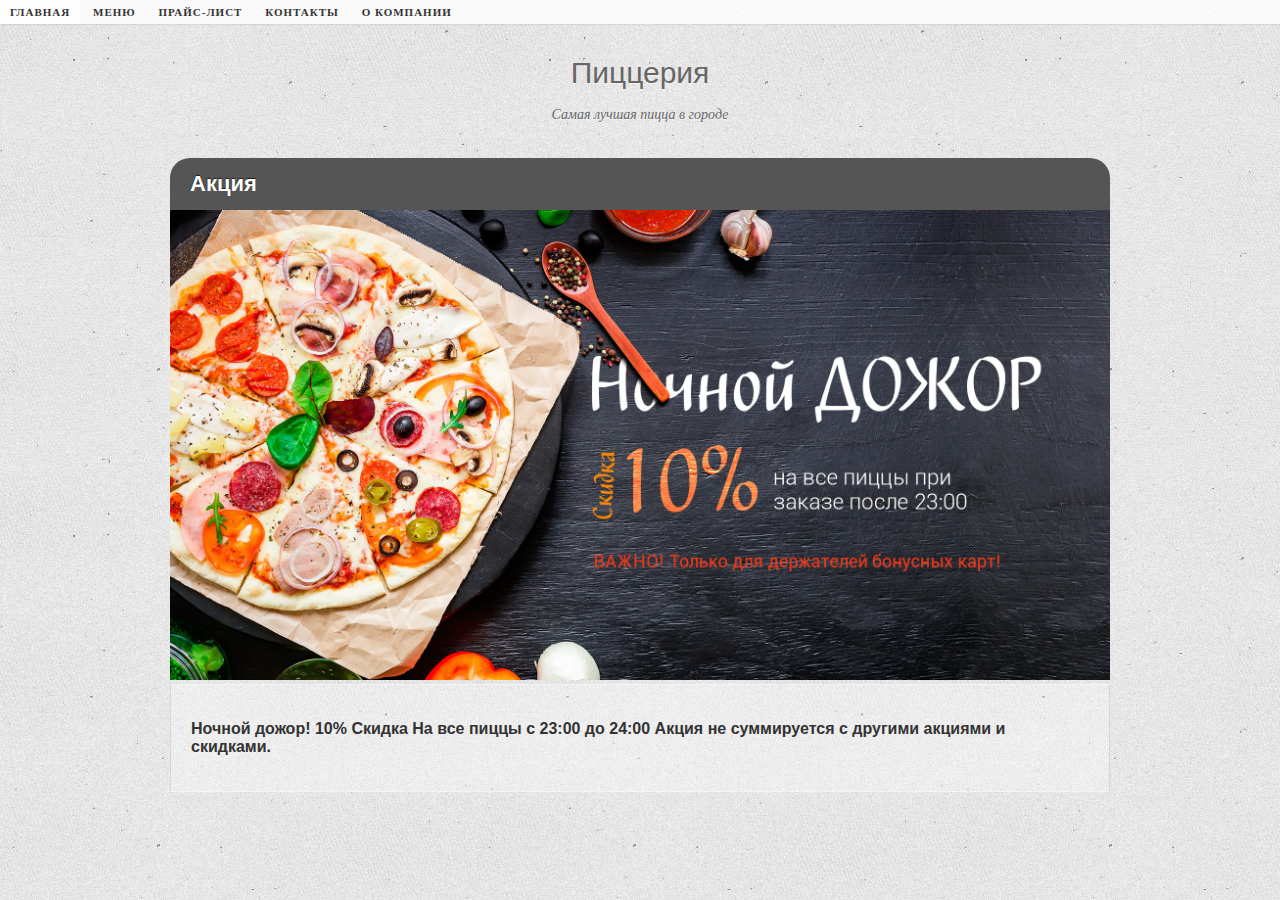
<file: index.html>
<!DOCTYPE html>
<html>
    <head>
        <meta charset="utf-8">
        <link rel="shortcut icon" href="favicon.ico">
        <link rel="stylesheet" type="text/css" href="css/style.css" />
        <title>Пиццерия</title>
    </head>
    <body>
        <div class="container">
            <div class="codrops-top clearfix">
                <a href="index.html">Главная</a>
                <a href="catalog.html">Меню</a>
                <a href="prices.html">Прайс-лист</a>
                <a href="contacts.html">Контакты</a>
                <a href="about.html">О компании</a>
            </div>
            <header>
                <h1><strong>Пиццерия</strong></h1>
                <h2>Самая лучшая пицца в городе</h2>
            </header>
            <section class="main">
                <div class="example-wrapper clearfix">
                    <h3>Акция</h3>
                    <img src="images/dozor.jpg" width="940"/>
                    <div class="demo-wrapper">
                    <p>Ночной дожор!
                    10% Скидка На все пиццы с  23:00 до 24:00
                    Акция не суммируется с другими акциями и скидками.
                    </p>
                    </div>
                </div>
            </section>
        </div>
    </body> 
</html>
</file>
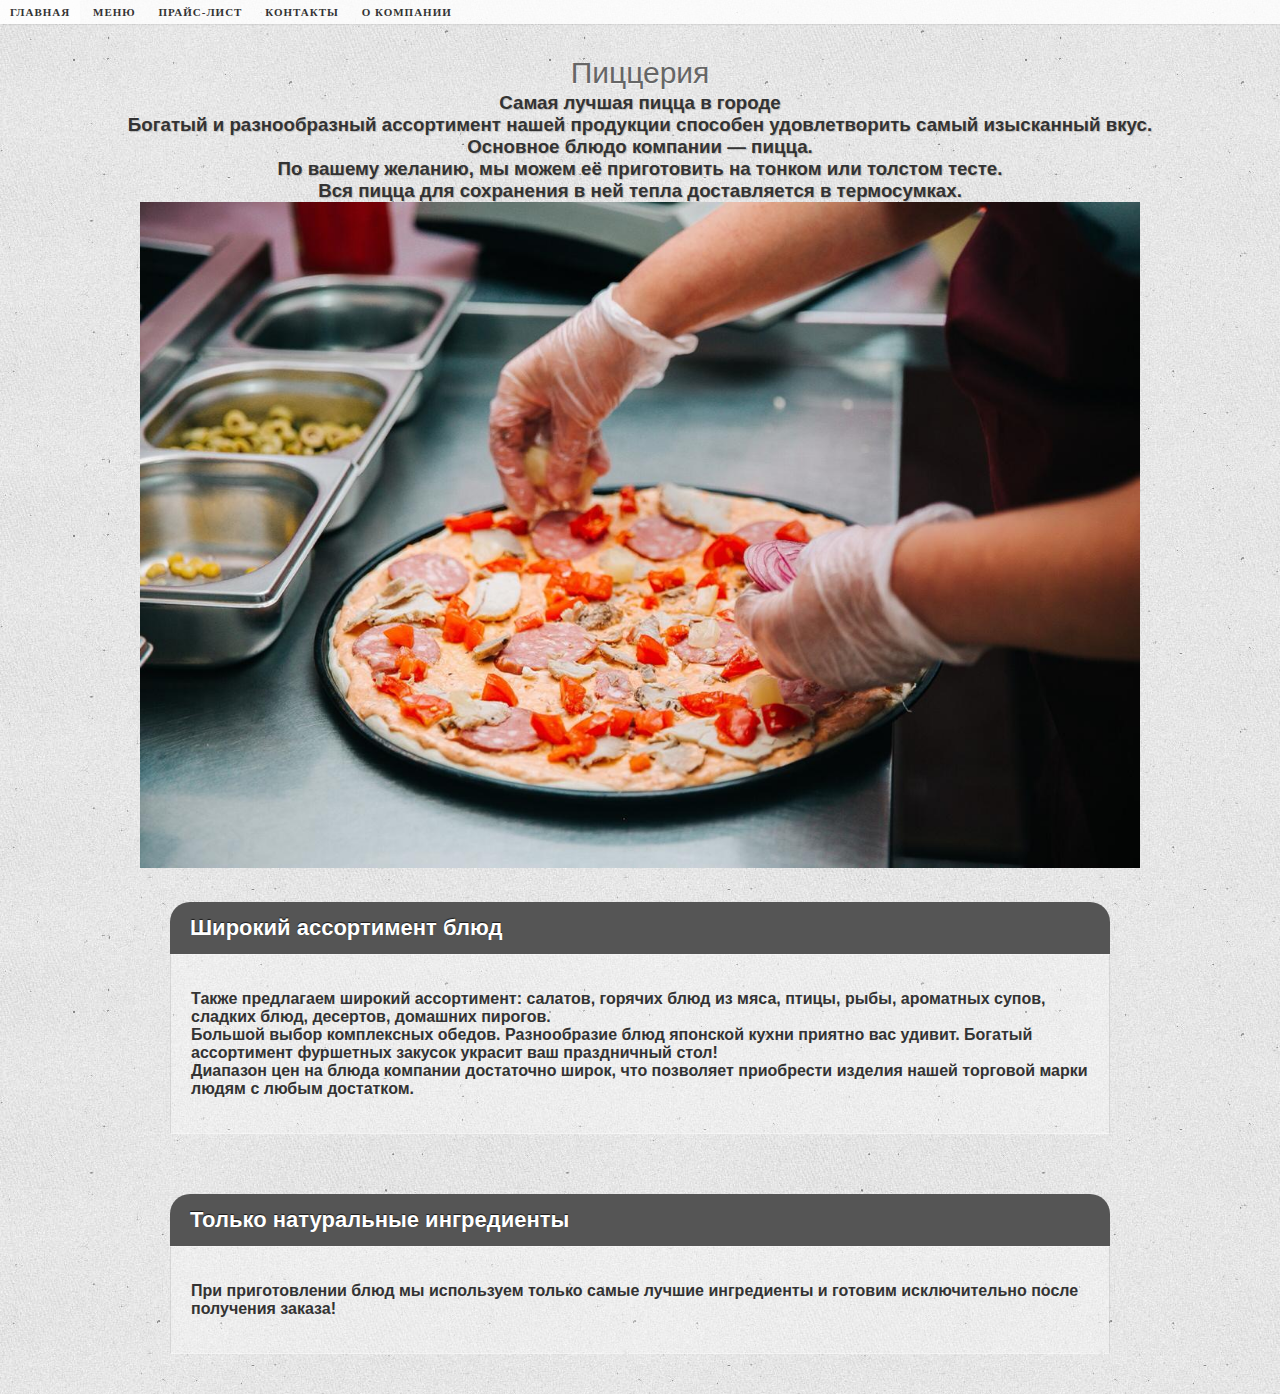
<file: about.html>
<!DOCTYPE html>
<html>
    <head>
        <meta charset="utf-8">
        <link rel="shortcut icon" href="favicon.ico">
        <link rel="stylesheet" type="text/css" href="css/style.css" />
        <title>Пиццерия</title>
    </head>
    <body>
        <div class="container">
            <div class="codrops-top clearfix">
                <a href="index.html">Главная</a>
                <a href="catalog.html">Меню</a>
                <a href="prices.html">Прайс-лист</a>
                <a href="contacts.html">Контакты</a>
                <a href="about.html">О компании</a>
            </div>
            <header>
                <h1><strong>Пиццерия</strong></h1>
                <h3>Самая лучшая пицца в городе</h3>
                <h3>Богатый и разнообразный ассортимент нашей продукции способен удовлетворить самый изысканный вкус.</h3>
                <h3>Основное блюдо компании — пицца.</h3>
                <h3>По вашему желанию, мы можем её приготовить на тонком или толстом тесте.</h3>
                <h3>Вся пицца для сохранения в ней тепла доставляется в термосумках.</h3>
                <img src="images/about.jpg" width="1000"/>
            </header>
            <section class="main">
                <div class="example-wrapper clearfix">
                    <h3>Широкий ассортимент блюд</h3>
                    <div class="demo-wrapper">
                        <p>Также предлагаем широкий ассортимент: салатов, горячих блюд из мяса, птицы, рыбы, ароматных супов, сладких блюд, десертов, домашних пирогов.</p>
                        <p>Большой выбор комплексных обедов. Разнообразие блюд японской кухни приятно вас удивит. Богатый ассортимент фуршетных закусок украсит ваш праздничный стол!</p>
                        <p>Диапазон цен на блюда компании достаточно широк, что позволяет приобрести изделия нашей торговой марки людям с любым достатком.</p>
                    </div>
                </div>
                <div class="example-wrapper clearfix">
                    <h3>Только натуральные ингредиенты</h3>
                    <div class="demo-wrapper">
                        <p>При приготовлении блюд мы используем только самые лучшие ингредиенты и готовим исключительно после получения заказа!</p>
                    </div>
                </div>
            </section>
        </div>
    </body> 
</html>
</file>
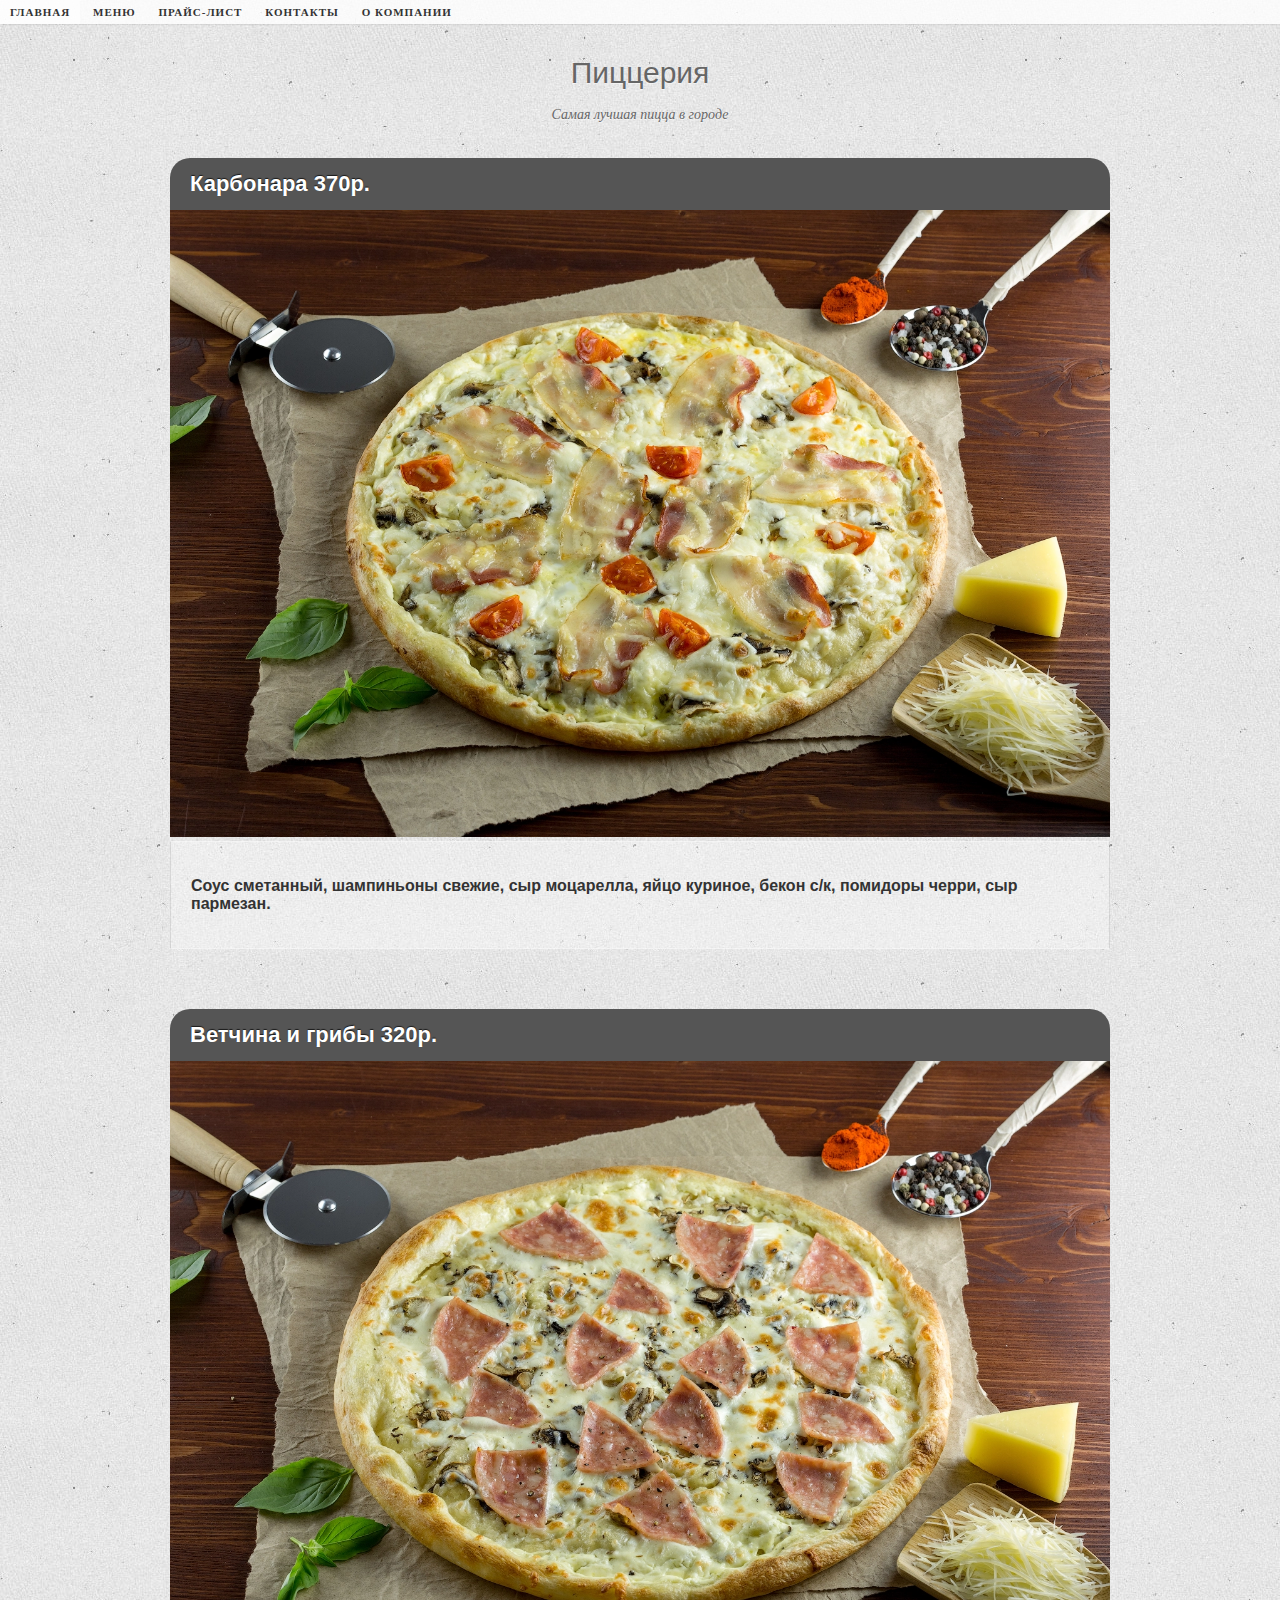
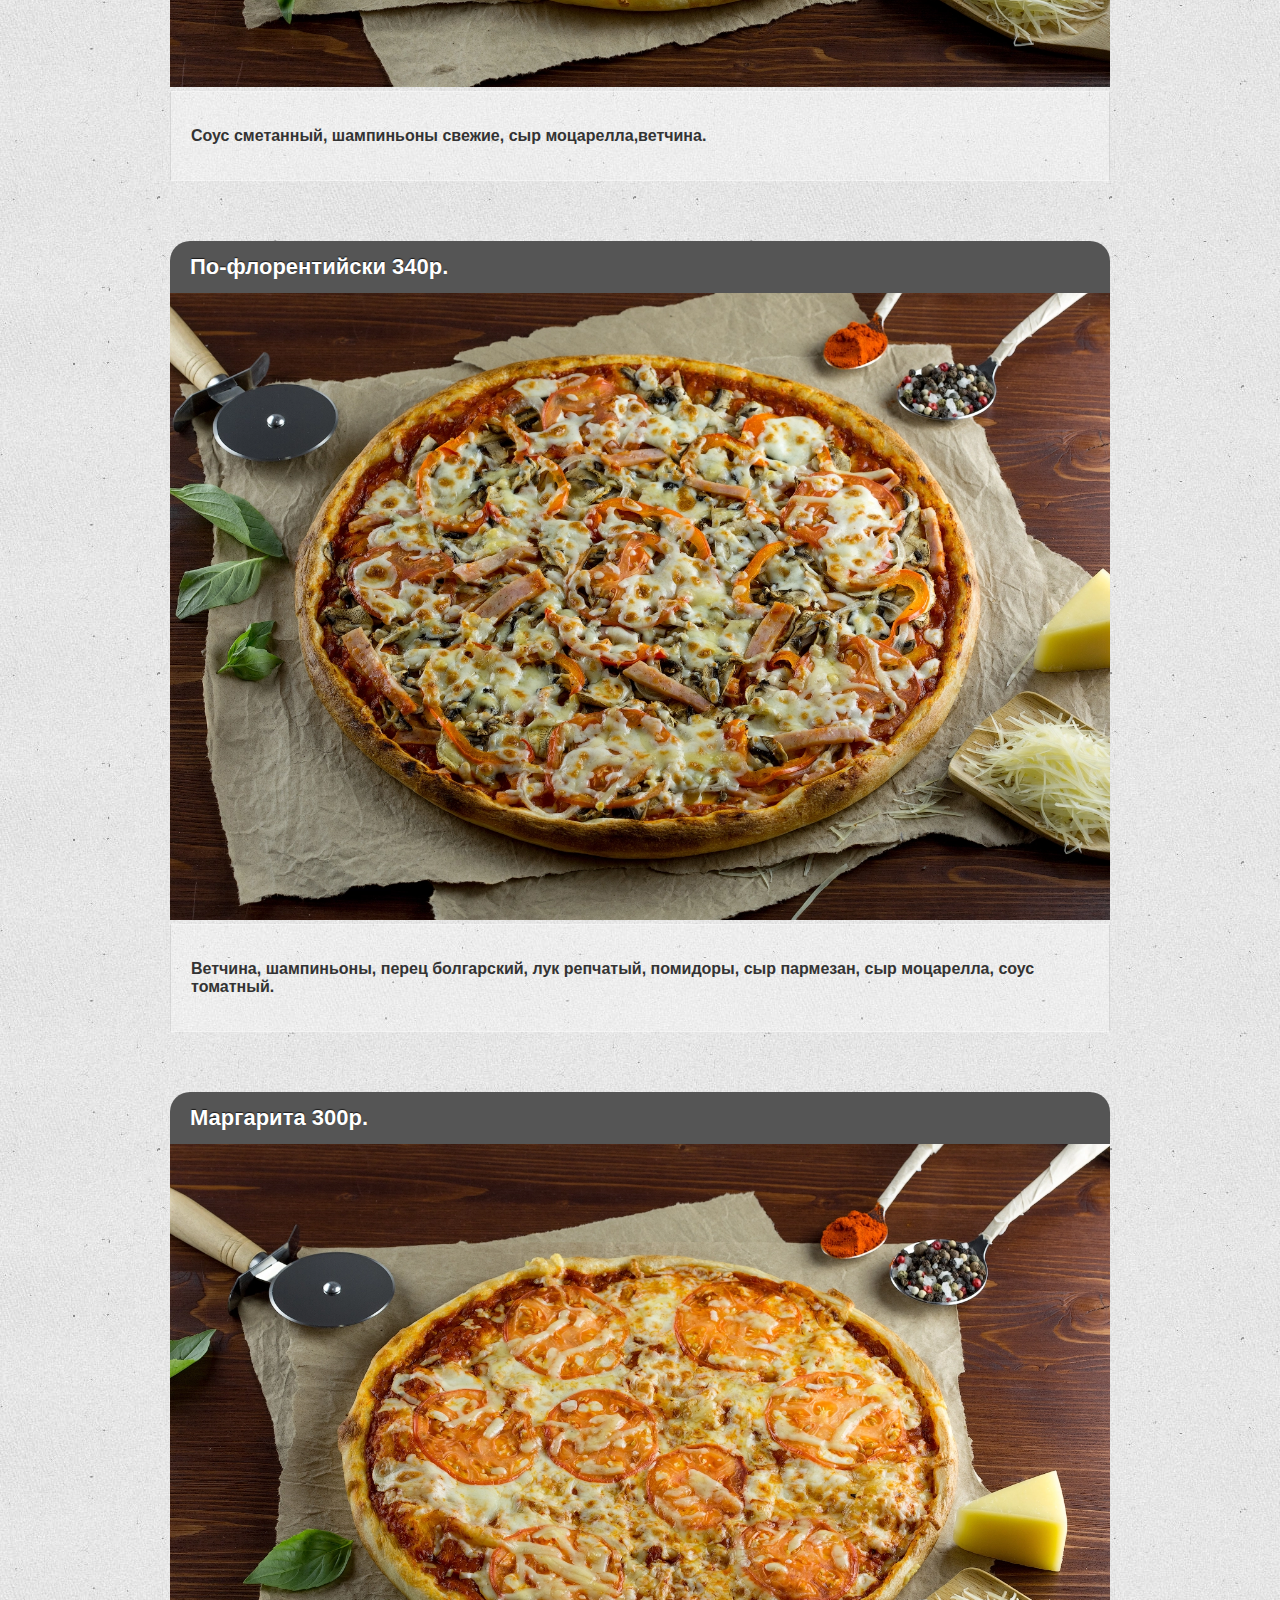
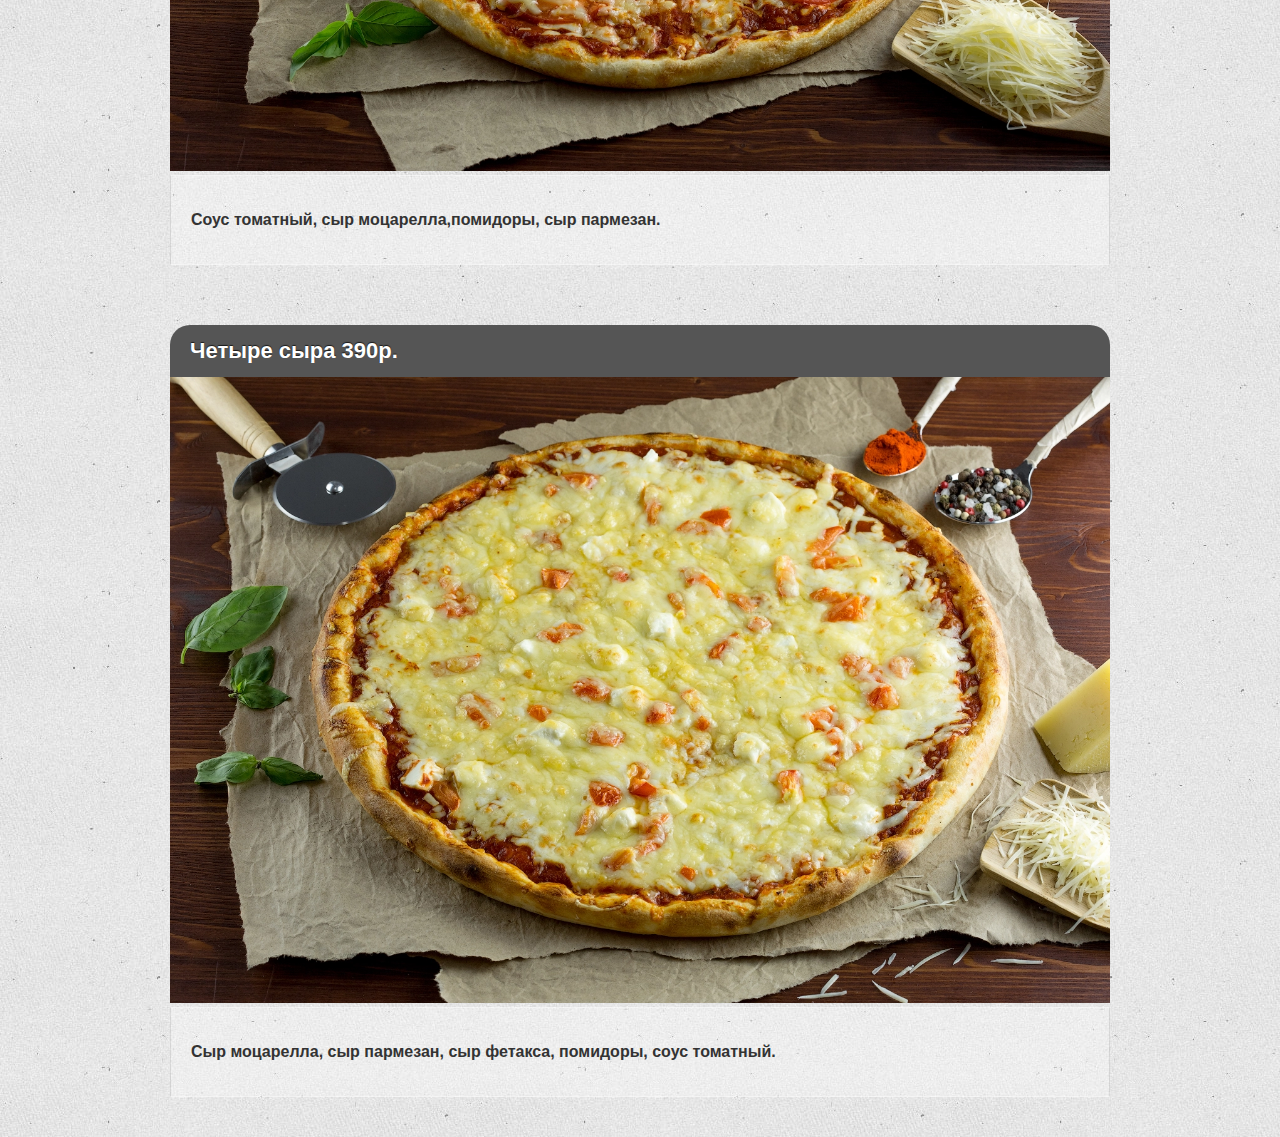
<file: catalog.html>
<!DOCTYPE html>
<html>
    <head>
        <meta charset="utf-8">
        <link rel="shortcut icon" href="favicon.ico">
        <link rel="stylesheet" type="text/css" href="css/style.css" />
        <title>Пиццерия</title>
    </head>
    <body>
        <div class="container">
            <div class="codrops-top clearfix">
                <a href="index.html">Главная</a>
                <a href="catalog.html">Меню</a>
                <a href="prices.html">Прайс-лист</a>
                <a href="contacts.html">Контакты</a>
                <a href="about.html">О компании</a>
            </div>
            <header>
                <h1><strong>Пиццерия</strong></h1>
                <h2>Самая лучшая пицца в городе</h2>
            </header>
            <section class="main">
                <div class="example-wrapper clearfix">
                    <h3>Карбонара 370р.</h3>
                    <img src="images/карбонара.webp" width="940"/>
                    <div class="demo-wrapper">
                        <p>Соус сметанный, шампиньоны свежие, сыр моцарелла, яйцо куриное, бекон с/к, помидоры черри, сыр пармезан.</p>
                    </div>
                </div>
                <div class="example-wrapper clearfix">
                    <h3>Ветчина и грибы 320р.</h3>
                    <img src="images/ветчина_грибы.webp" width="940"/>
                    <div class="demo-wrapper">
                        <p>Соус сметанный, шампиньоны свежие, сыр моцарелла,ветчина.</p>
                    </div>
                </div>
                <div class="example-wrapper clearfix">
                    <h3>По-флорентийски 340р.</h3>
                    <img src="images/по-флорентийски.webp" width="940"/>
                    <div class="demo-wrapper">
                        <p>Ветчина, шампиньоны, перец болгарский, лук репчатый, помидоры, сыр пармезан, сыр моцарелла, соус томатный.</p>
                    </div>
                </div>
                <div class="example-wrapper clearfix">
                    <h3>Маргарита 300р.</h3>
                    <img src="images/маргарита.webp" width="940"/>
                    <div class="demo-wrapper">
                        <p>Соус томатный, сыр моцарелла,помидоры, сыр пармезан.</p>
                    </div>
                </div>
                <div class="example-wrapper clearfix">
                    <h3>Четыре сыра 390р.</h3>
                    <img src="images/четыре_сыра.webp" width="940"/>
                    <div class="demo-wrapper">
                        <p>Сыр моцарелла, сыр пармезан, сыр фетакса, помидоры, соус томатный.</p>
                    </div>
                </div>
            </section>
        </div>
    </body> 
</html>
</file>
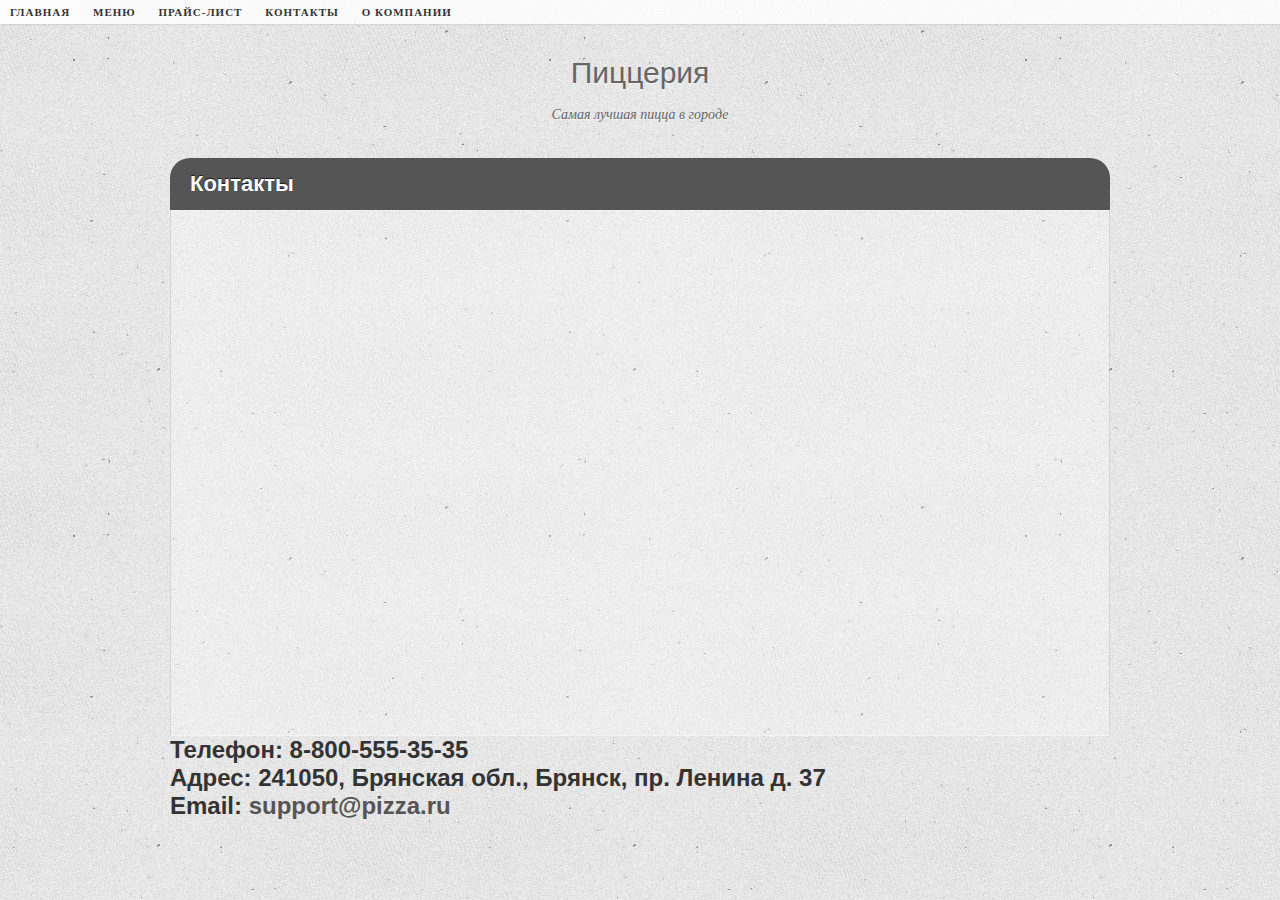
<file: contacts.html>
<!DOCTYPE html>
<html>
    <head>
        <meta charset="utf-8">
        <link rel="shortcut icon" href="favicon.ico">
        <link rel="stylesheet" type="text/css" href="css/style.css" />
        <title>Пиццерия</title>
    </head>
    <body>
        <div class="container">
            <div class="codrops-top clearfix">
                <a href="index.html">Главная</a>
                <a href="catalog.html">Меню</a>
                <a href="prices.html">Прайс-лист</a>
                <a href="contacts.html">Контакты</a>
                <a href="about.html">О компании</a>
            </div>
            <header>
                <h1><strong>Пиццерия</strong></h1>
                <h2>Самая лучшая пицца в городе</h2>
            </header>
            <section class="main">
                <div class="example-wrapper clearfix">
                    <h3>Контакты</h3>
                    <div class="demo-wrapper">
                        <iframe src="https://www.google.com/maps/embed?pb=!1m18!1m12!1m3!1d796.7467751478946!2d34.36269550338637!3d53.243979028861!2m3!1f0!2f0!3f0!3m2!1i1024!2i768!4f13.1!3m3!1m2!1s0x412d58f5ec581a0b%3A0xb82566e246aecaf2!2z0L_RgC4g0JvQtdC90LjQvdCwLCAzNywg0JHRgNGP0L3RgdC6LCDQkdGA0Y_QvdGB0LrQsNGPINC-0LHQuy4sIDI0MTA1MA!5e0!3m2!1sru!2sru!4v1698492607561!5m2!1sru!2sru" width="600" height="450" style="border:0;" allowfullscreen="" loading="lazy" referrerpolicy="no-referrer-when-downgrade"></iframe>
                    </div>
                <h2>Телефон: 8-800-555-35-35</h2>
                <h2>Адрес: 241050, Брянская обл., Брянск, пр. Ленина д. 37</h2>
                <h2>Email: <a href="mailto:support@pizza.ru">support@pizza.ru</a><h2>
                </div>
            </section>
        </div>
    </body> 
</html>
</file>
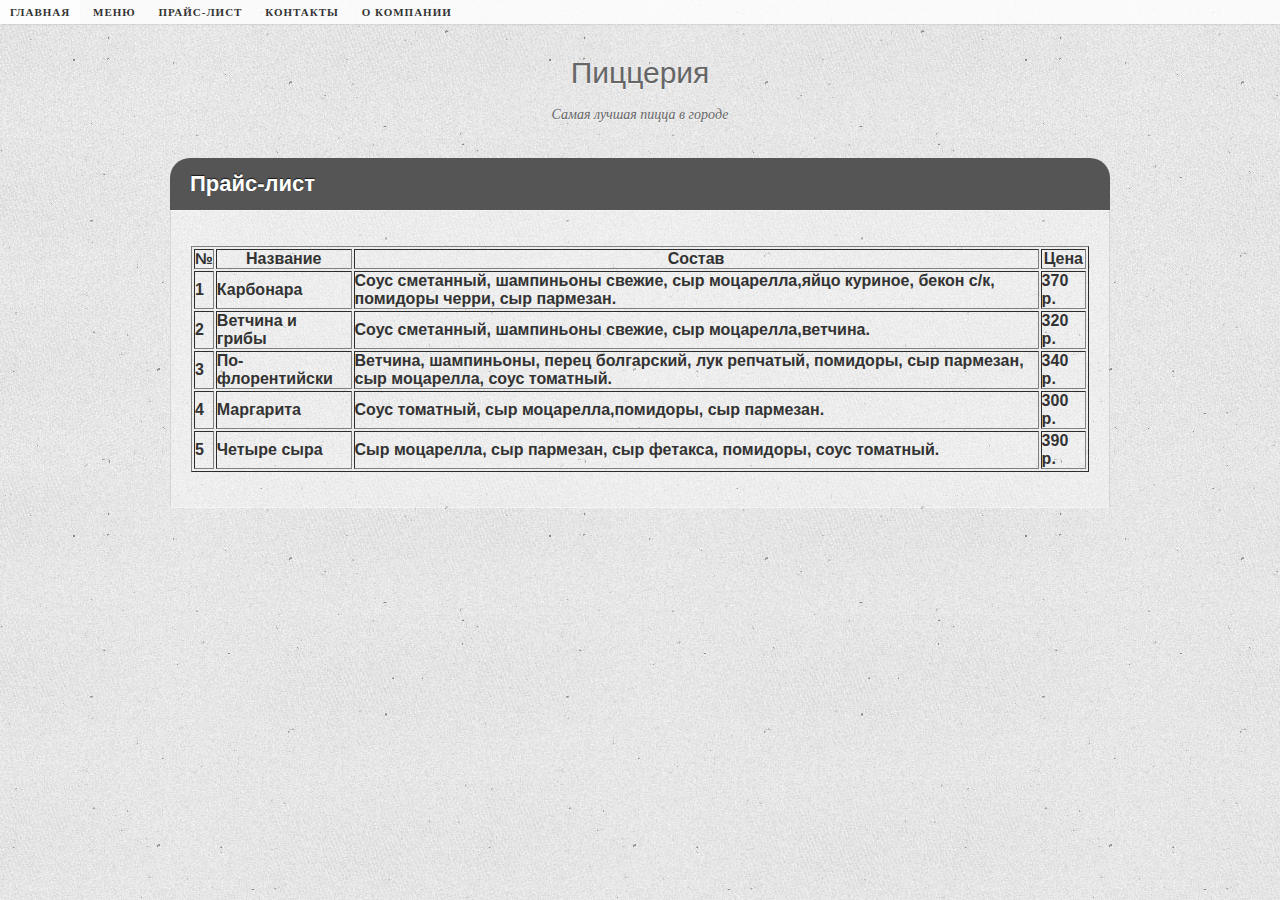
<file: prices.html>
<!DOCTYPE html>
<html>
    <head>
        <meta charset="utf-8">
        <link rel="shortcut icon" href="favicon.ico">
        <link rel="stylesheet" type="text/css" href="css/style.css" />
        <title>Пиццерия</title>
    </head>
    <body>
        <div class="container">
            <div class="codrops-top clearfix">
                <a href="index.html">Главная</a>
                <a href="catalog.html">Меню</a>
                <a href="prices.html">Прайс-лист</a>
                <a href="contacts.html">Контакты</a>
                <a href="about.html">О компании</a>
            </div>
            <header>
                <h1><strong>Пиццерия</strong></h1>
                <h2>Самая лучшая пицца в городе</h2>
            </header>
            <section class="main">
                <div class="example-wrapper clearfix">
                    <h3>Прайс-лист</h3>
                    <div class="demo-wrapper">
                        <table border="1">
                        <tr>
                            <th>№</th>
                            <th>Название</th>
                            <th>Состав</th>
                            <th>Цена</th>
                        </tr>
                            <tr><td>1</td><td>Карбонара</td><td>Соус сметанный, шампиньоны свежие, сыр моцарелла,яйцо куриное, бекон с/к, помидоры черри, сыр пармезан.</td><td>370 р.</td></tr>
                            <tr><td>2</td><td>Ветчина и грибы</td><td>Соус сметанный, шампиньоны свежие, сыр моцарелла,ветчина.</td><td>320 р.</td></tr>
                            <tr><td>3</td><td>По-флорентийски</td><td>Ветчина, шампиньоны, перец болгарский, лук репчатый, помидоры, сыр пармезан, сыр моцарелла, соус томатный.</td><td>340 р.</td></tr>
                            <tr><td>4</td><td>Маргарита</td><td>Соус томатный, сыр моцарелла,помидоры, сыр пармезан.</td><td>300 р.</td></tr>
                            <tr><td>5</td><td>Четыре сыра</td><td>Сыр моцарелла, сыр пармезан, сыр фетакса, помидоры, соус томатный.</td><td>390 р.</td></tr>
                        </table>
                    </div>
                </div>
            </section>
        </div>
    </body> 
</html>
</file>
<file: css/style.css>
html { height: 100%; }

*,
*:after,
*:before {
	-webkit-box-sizing: border-box;
	-moz-box-sizing: border-box;
	box-sizing: border-box;
	padding: 0;
	margin: 0;
}

.clearfix:after {
	content: "";
	display: table;
	clear: both;
}

body {
    font-family: "Lato", Calibri, Arial, sans-serif;
    background: #ddd url(../images/bg.jpg) repeat top left;
    font-weight: 700;
    font-size: 16px;
    color: #333;
    -webkit-font-smoothing: antialiased;
    overflow-y: scroll;
    overflow-x: hidden;
}

a {
	color: #555;
	text-decoration: none;
}

.container {
	width: 100%;
	position: relative;
}

.clr {
	clear: both;
	padding: 0;
	height: 0;
	margin: 0;
}

.main {
	width: 90%;
	margin: 0 auto;
	position: relative;
}

.container > header {
	margin: 10px;
	padding: 20px 10px 10px 10px;
	position: relative;
	display: block;
	text-shadow: 1px 1px 1px rgba(0,0,0,0.2);
    text-align: center;
}

.container > header h1 {
	font-size: 30px;
	line-height: 38px;
	margin: 0;
	position: relative;
	font-weight: 300;
	color: #666;
	text-shadow: 0 1px 1px rgba(255,255,255,0.6);
}

.container > header h2 {
	font-size: 14px;
	font-weight: 300;
	margin: 0;
	padding: 15px 0 5px 0;
	color: #666;
	font-family: Cambria, Georgia, serif;
	font-style: italic;
	text-shadow: 0 1px 1px rgba(255,255,255,0.6);
}

/* Header Style */
.codrops-top {
	line-height: 24px;
	font-size: 11px;
	background: #fff;
	background: rgba(255, 255, 255, 0.8);
	text-transform: uppercase;
	z-index: 9999;
	position: relative;
	font-family: Cambria, Georgia, serif;
	box-shadow: 1px 0px 2px rgba(0,0,0,0.2);
}

.codrops-top a {
	padding: 0px 10px;
	letter-spacing: 1px;
	color: #333;
	display: inline-block;
}

.codrops-top a:hover {
	background: rgba(255,255,255,0.6);
}

.codrops-top span.right {
	float: right;
}

.codrops-top span.right a {
	float: left;
	display: block;
}

/* Demo Buttons Style */
.codrops-demos {
    text-align:center;
	display: block;
	line-height: 30px;
	padding: 5px 0px;
}

.codrops-demos a {
    display: inline-block;
	margin: 0px 4px;
	padding: 0px 6px;
	color: #8c8c8c;
	line-height: 20px;	
	font-size: 12px;
	font-weight: 700;
	text-shadow: 1px 1px 1px #fff;
	border: 1px solid #fff;
	background: #ffffff; /* Old browsers */
	background: -moz-linear-gradient(top, #ffffff 0%, #f6f6f6 47%, #ededed 100%); /* FF3.6+ */
	background: -webkit-gradient(linear, left top, left bottom, color-stop(0%,#ffffff), color-stop(47%,#f6f6f6), color-stop(100%,#ededed)); /* Chrome,Safari4+ */
	background: -webkit-linear-gradient(top, #ffffff 0%,#f6f6f6 47%,#ededed 100%); /* Chrome10+,Safari5.1+ */
	background: -o-linear-gradient(top, #ffffff 0%,#f6f6f6 47%,#ededed 100%); /* Opera 11.10+ */
	background: -ms-linear-gradient(top, #ffffff 0%,#f6f6f6 47%,#ededed 100%); /* IE10+ */
	background: linear-gradient(top, #ffffff 0%,#f6f6f6 47%,#ededed 100%); /* W3C */
	box-shadow: 0 1px 1px rgba(0, 0, 0, 0.1);
}

.codrops-demos a:hover {
	color: #333;
	background: #fff;
}

.codrops-demos a:active {
	background: #fff;
}

.codrops-demos a.current-demo,
.codrops-demos a.current-demo:hover {
	background: #555;
	border-color: #555;
	color: #ddd;
	text-shadow: 0 1px 1px rgba(0,0,0,0.5);
	box-shadow: 0 1px 0 rgba(255,255,255,0.2), inset 0 1px 1px rgba(0,0,0,0.5);
}

.support-note span{
	color: #ac375d;
	font-size: 16px;
	display: none;
	font-weight: bold;
	text-align: center;
	padding: 5px 0;
}
.example-wrapper {
    width: 100%;
    max-width: 1000px;
    padding: 0 30px 40px 30px;
    margin: 20px auto;
}

.example-wrapper h3 {
    background: #555;
    color: #fff;
    text-shadow: 0 -1px 1px rgba(0,0,0,0.7);
    border-radius: 20px 20px 0 0;
    padding: 13px 20px;
    font-size: 22px;
}

.demo-wrapper {
    padding: 35px 20px;
    background: #f8f8f8;
    background: rgba(255,255,255,0.3);
    border: 1px solid rgba(0,0,0,0.1);
    border-top-color: rgba(255,255,255,0.4);
    border-bottom-color: rgba(255,255,255,0.4);
}

.demo-wrapper:after {
    content: "";
    display: table;
    clear: both;
}

.code-wrapper {
    padding: 30px 40px 10px;
    display: block;
    background: #f0f0f0;
    background: rgba(0,0,0,0.06);
    border-radius: 0 0 20px 20px;
    border: 1px solid rgba(0,0,0,0.1);
    box-shadow: inset 0 2px 10px rgba(0,0,0,0.1);
}

.code-wrapper code {
    white-space: pre-wrap;
    font-family: Monaco, Consolas, "Lucida Console", monospace;
    color: #444;
    font-weight: 700;
    text-shadow: 0 1px 0 rgba(255,255,255,0.8);
    font-size: 14px;
    line-height: 22px;
}

.block-level {
    width: 120px;
    height: 120px;
    margin: 20px;
    position: relative;
    float: left;
    color: #fff;
    padding: 20px;
    text-shadow: 0 -1px 1px rgba(0,0,0,0.5);
}

.drop-shadow {
    background: #9479fa;
}

.drop-shadow.top {
    box-shadow: 0 -4px 2px -2px rgba(0,0,0,0.4)
}

.drop-shadow.right {
    box-shadow: 4px 0 2px -2px rgba(0,0,0,0.4)
}

.drop-shadow.bottom {
    box-shadow: 0 4px 2px -2px rgba(0,0,0,0.4)
}

.drop-shadow.left {
    box-shadow: -4px 0 2px -2px rgba(0,0,0,0.4)
}

div[class*="emphasize-"] {
    background: #69D2E7;
}

.emphasize-dark {
    box-shadow: 0 0 5px 2px rgba(0,0,0,.35)
}

.emphasize-light {
    box-shadow: 0 0 0 10px rgba(255,255,255,.25)
}

.emphasize-inset {
    box-shadow: inset 0 0 7px 4px rgba(255,255,255,.5)
}

.emphasize-border {
    box-shadow: inset 0 0 0 7px rgba(255,255,255,.5)
}

div[class*="embossed"] {
    background: #8ec12d;
    color: #333;
    text-shadow: 0 1px 1px rgba(255,255,255,0.9);
}

.embossed-light {
    border: 1px solid rgba(0,0,0,0.05);
    box-shadow: inset 0 1px 0 rgba(255,255,255,0.7);
}

.embossed-heavy {
    border: 1px solid rgba(0,0,0,0.05);
    box-shadow: 
        inset 0 2px 3px rgba(255,255,255,0.3), 
        inset 0 -2px 3px rgba(0,0,0,0.3),
        0 1px 1px rgba(255,255,255,0.9);
}

div[class*="gradient"]{
    background-color: #DEB8A0;
    box-shadow: 0 0 0 1px #a27b62;
}

.gradient-light-linear {
    background-image: -webkit-linear-gradient(rgba(255,255,255,.5), rgba(255,255,255,0));
    background-image: -moz-linear-gradient(rgba(255,255,255,.5), rgba(255,255,255,0));
    background-image: -o-linear-gradient(rgba(255,255,255,.5), rgba(255,255,255,0));
    background-image: -ms-linear-gradient(rgba(255,255,255,.5), rgba(255,255,255,0));
    background-image: linear-gradient(rgba(255,255,255,.5), rgba(255,255,255,0));
}

.gradient-dark-linear {
    background-image: -webkit-linear-gradient(rgba(0,0,0,.25), rgba(0,0,0,0));
    background-image: -moz-linear-gradient(rgba(0,0,0,.25), rgba(0,0,0,0));
    background-image: -o-linear-gradient(rgba(0,0,0,.25), rgba(0,0,0,0));
    background-image: -ms-linear-gradient(rgba(0,0,0,.25), rgba(0,0,0,0));
    background-image: linear-gradient(rgba(0,0,0,.25), rgba(0,0,0,0));
}

.gradient-light-radial {
    background-image: -webkit-radial-gradient(center 0, circle farthest-corner, rgba(255,255,255,0.4), rgba(255,255,255,0));
    background-image: -moz-radial-gradient(center 0, circle farthest-corner, rgba(255,255,255,0.4), rgba(255,255,255,0));
    background-image: -o-radial-gradient(center 0, circle farthest-corner, rgba(255,255,255,0.4), rgba(255,255,255,0));
    background-image: -ms-radial-gradient(center 0, circle farthest-corner, rgba(255,255,255,0.4), rgba(255,255,255,0));
    background-image: radial-gradient(center 0, circle farthest-corner, rgba(255,255,255,0.4), rgba(255,255,255,0));
}

.gradient-dark-radial {
    background-image: -webkit-radial-gradient(center 0, circle farthest-corner, rgba(0,0,0,0.15), rgba(0,0,0,0));
    background-image: -moz-radial-gradient(center 0, circle farthest-corner, rgba(0,0,0,0.15), rgba(0,0,0,0));
    background-image: -o-radial-gradient(center 0, circle farthest-corner, rgba(0,0,0,0.15), rgba(0,0,0,0));
    background-image: -ms-radial-gradient(center 0, circle farthest-corner, rgba(0,0,0,0.15), rgba(0,0,0,0));
    background-image: radial-gradient(center 0, circle farthest-corner, rgba(0,0,0,0.15), rgba(0,0,0,0));
}

div[class*="rounded"] {
    background: #fca1cc;
}

.light-rounded {
    border-radius: 3px;
}

.heavy-rounded {
    border-radius: 8px;
}

.full-rounded {
    border-radius: 50%;
}

.barrel-rounded {
    border-radius: 20px/60px;
}

.inline-link-1 {
    display: inline-block;
    margin: 0 0.2em;
    padding: 3px;
    background: #97CAF2;
    border-radius: 2px;

    -webkit-transition: all 0.3s ease-out;
    -moz-transition: all 0.3s ease-out;
    -o-transition: all 0.3s ease-out;
    -ms-transition: all 0.3s ease-out;
    transition: all 0.3s ease-out; 

    /* Font styles */
    text-decoration: none;
    font-weight: bold;
    color: white;
}

.inline-link-1:hover {
    background: #53A7EA
}

.inline-link-1:active {
    background: #C4E1F8
}

.inline-link-1:visited {
    background: #F2BF97
}

.inline-link-2 {
    display: inline-block;
    border-bottom: 2px dashed rgba(0,0,0,0.9);
    /* Font styles */
    text-decoration: none;
    color: #777;
}

.inline-link-2:hover {
    border-bottom-style: dotted;
}

.inline-link-2:active {
    border-bottom-style: solid;
}

.inline-link-2:visited {
    border-bottom: 2px solid #97CAF2;
}

.inline-link-3 {
    display: inline-block;
    position: relative;
    padding-left: 6px;
    /* Font styles */
    text-decoration: none;
    color: #6AB3EC;
    text-shadow: 0 1px 1px rgba(255,255,255,0.9);
}

.inline-link-3:hover {
    color: #3C9CE7;
}

.inline-link-3:before {
    content: "\25BA";
    font-size: 80%;
    display: inline-block;
    padding-right: 3px;
    pointer-events: none;
}

.inline-link-3:hover:before {
    color: #F2BF97;
}

.metro {
    display: inline-block;
    padding: 10px;
    margin: 10px;
    background: #08C;
    /* Font styles */
    color: white;
    font-weight: bold;
    text-decoration: none;
}

.metro:hover {
    background: #0AF
}

.metro.three-d {
    position: relative;
    box-shadow: 
        1px 1px #53A7EA, 
        2px 2px #53A7EA, 
        3px 3px #53A7EA;

    -webkit-transition: all 0.1s ease-in;
    -moz-transition: all 0.1s ease-in;
    -o-transition: all 0.1s ease-in;
    -ms-transition: all 0.1s ease-in;
    transition: all 0.1s ease-in;
}

.metro.three-d:active {
    box-shadow: none;
    top: 3px;
    left: 3px;
}

.bordered-link {
    display: inline-block;
    padding: 8px;
    border: 3px solid #FCB326;
    border-radius: 6px;
    box-shadow: 
        0 2px 1px rgba(0, 0, 0, 0.2), 
        inset 0 2px 1px rgba(0, 0, 0, 0.2);
    /* Font styles */
    text-decoration: none;
    font-size: 14px;
    text-transform: uppercase;
    color: #222;
}

.bordered-link:hover {
    border-color: #FDD68B
}

.bordered-link:active {
    border-color: #FEE8BD
}

.modern {
    display: inline-block;
    margin: 10px;
    padding: 8px 15px;
    background: #B8ED01;
    border: 1px solid rgba(0,0,0,0.15);
    border-radius: 4px;

    -webkit-transition: all 0.3s ease-out;
    -moz-transition: all 0.3s ease-out;
    -o-transition: all 0.3s ease-out;
    -ms-transition: all 0.3s ease-out;
    transition: all 0.3s ease-out;

    box-shadow: 
        inset 0 1px 0 rgba(255,255,255,0.5), 
        0 2px 2px rgba(0,0,0,0.3), 
        0 0 4px 1px rgba(0,0,0,0.2); 

    /* Font styles */
    text-decoration: none;
    text-shadow: 0 1px rgba(255,255,255,0.7);
}

.modern:hover {
    background: #C7FE0A
}

.embossed-link {
    box-shadow: 
        inset 0 3px 2px rgba(255,255,255,.22), 
        inset 0 -3px 2px rgba(0,0,0,.17), 
        inset 0 20px 10px rgba(255,255,255,.12), 
        0 0 4px 1px rgba(0,0,0,.1), 
        0 3px 2px rgba(0,0,0,.2);
}

.modern.embossed-link {
    box-shadow: 
        inset 0 1px 0 rgba(255,255,255,0.5), 
        0 2px 2px rgba(0,0,0,0.3), 0 0 4px 1px rgba(0,0,0,0.2), 
        inset 0 3px 2px rgba(255,255,255,.22), 
        inset 0 -3px 2px rgba(0,0,0,.15), 
        inset 0 20px 10px rgba(255,255,255,.12), 
        0 0 4px 1px rgba(0,0,0,.1), 0 3px 2px rgba(0,0,0,.2);
}

.modern.embossed-link:active {
    box-shadow: 
        inset 0 -2px 1px rgba(255,255,255,0.2), 
        inset 0 3px 2px rgba(0,0,0,0.12);
}

.socle {
    position: relative;
    z-index: 2;
}

.socle:after {
    content: "";
    z-index: -1;
    position: absolute;
    border-radius: 6px;
    box-shadow: 
        inset 0 1px 0 rgba(0,0,0,0.1),
        inset 0 -1px 0 rgba(255,255,255,0.7);
    top: -6px;
    bottom: -6px;
    right: -6px;
    left: -6px;
    background: -webkit-linear-gradient(rgba(0,0,0,0.1), rgba(0,0,0,0));
    background: -moz-linear-gradient(rgba(0,0,0,0.1), rgba(0,0,0,0));
    background: -o-linear-gradient(rgba(0,0,0,0.1), rgba(0,0,0,0));
    background: -ms-linear-gradient(rgba(0,0,0,0.1), rgba(0,0,0,0));
    background: linear-gradient(rgba(0,0,0,0.1), rgba(0,0,0,0));
}

input[type=text] {
    font-size: 20px
}

.simple-input {
    display: block;
    padding: 5px;
    border: 4px solid #F1B720;
    border-radius: 5px;
    color: #333;

    -webkit-transition: all 0.3s ease-out;
    -moz-transition: all 0.3s ease-out;
    -o-transition: all 0.3s ease-out;
    -ms-transition: all 0.3s ease-out;
    transition: all 0.3s ease-out;
}

.simple-input:hover {
    border-radius: 8px
}

.simple-input:focus {
    outline: none;
    border-radius: 8px;
    border-color: #EBD292;
}

.mac {
    display: block;
    border: none;
    border-radius: 20px;
    padding: 5px 8px;
    color: #333;
    box-shadow: 
        inset 0 2px 0 rgba(0,0,0,.2), 
        0 0 4px rgba(0,0,0,0.1);
}

.mac:focus {
    outline: none;
    box-shadow: 
        inset 0 2px 0 rgba(0,0,0,.2), 
        0 0 4px rgba(0,0,0,0.1), 
        0 0 5px 1px #51CBEE;
}

.depth {
    display: block;
    border: 1px solid rgba(255,255,255,0.6);

    background: -webkit-linear-gradient(#eee, #fff);
    background: -moz-linear-gradient(#eee, #fff);
    background: -o-linear-gradient(#eee, #fff);
    background: -ms-linear-gradient(#eee, #fff);
    background: linear-gradient(#eee, #fff);

    -webkit-transition: all 0.3s ease-out;
    -moz-transition: all 0.3s ease-out;
    -o-transition: all 0.3s ease-out;
    -ms-transition: all 0.3s ease-out;
    transition: all 0.3s ease-out;

    box-shadow: 
        inset 0 1px 4px rgba(0,0,0,0.4);
    padding: 5px;
    color: #555;
}

.depth:focus {
    outline: none;
    background-position: 0 -1.7em;
}

.line {
    display: block;
    border: none;
    color: #333;
    background: transparent;
    border-bottom: 1px dotted black;
    padding: 5px 2px 0 2px;
}

.line:focus {
    outline: none;
    border-color: #51CBEE;
}
</file>
